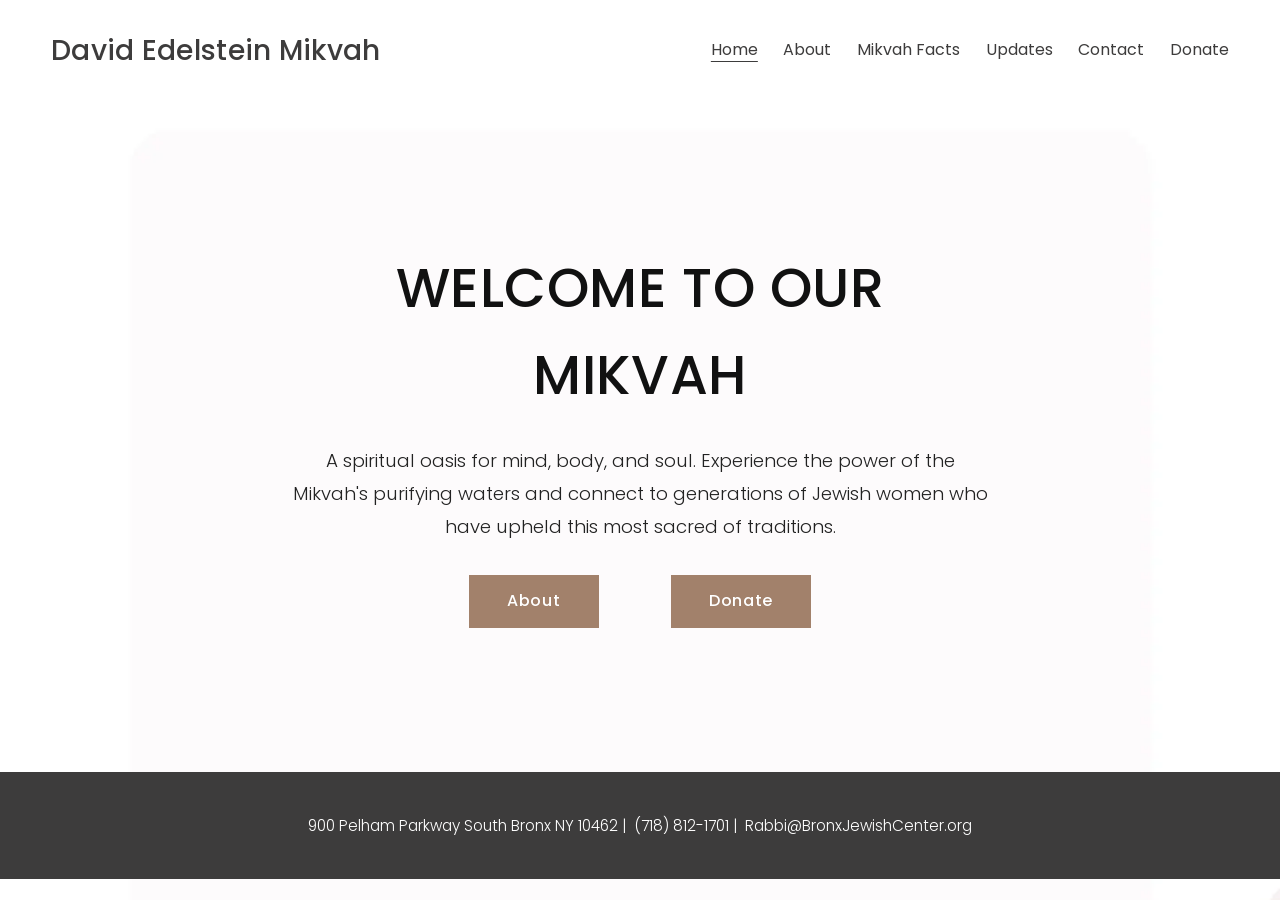
<file: index.html>
<!doctype html>
<html lang="en">
<head>
<meta charset="utf-8">
<meta name="viewport" content="width=device-width, initial-scale=1">
<title>David Edelstein Mikvah</title>
<meta name="description" content="The David Edelstein Mikvah, a project of the Bronx Jewish Center — a spiritual oasis for mind, body, and soul.">
<meta property="og:title" content="David Edelstein Mikvah">
<meta property="og:image" content="/img/og-image.jpg">
<link rel="icon" href="/img/favicon.png">
<link rel="stylesheet" href="/styles.css">
<script src="/script.js" defer></script>
</head>
<body class="home bg-home">
<a class="skip" href="#main">Skip to Content</a>
<header class="site-header">
  <a class="site-title" href="/">David Edelstein Mikvah</a>
  <button class="menu-toggle" aria-expanded="false" aria-controls="site-nav" aria-label="Open Menu"><span></span><span></span></button>
  <nav id="site-nav" class="site-nav" aria-label="Main"><a href="/" aria-current="page">Home</a><a href="/what-we-do">About</a><a href="/new-page-1">Mikvah Facts</a><a href="/read-me">Updates</a><a href="/contact">Contact</a><a href="/donate">Donate</a></nav>
</header>
<main id="main">
<section class="hero">
  <h1>WELCOME TO OUR<br> MIKVAH</h1>
  <p class="lead">A spiritual oasis for mind, body, and soul. Experience the power of the Mikvah's purifying waters and connect to generations of Jewish women who have upheld this most sacred of traditions.</p>
  <div class="buttons"><a class="btn" href="/what-we-do">About</a><a class="btn" href="/donate">Donate</a></div>
</section>
</main>
<footer class="site-footer">
  <p>900 Pelham Parkway South Bronx NY 10462 | &nbsp;<a href="tel:+17188121701">(718) 812-1701</a> | &nbsp;<a href="mailto:rabbi@bronxjewishcenter.org">Rabbi@BronxJewishCenter.org</a></p>
</footer>
</body>
</html>
</file>
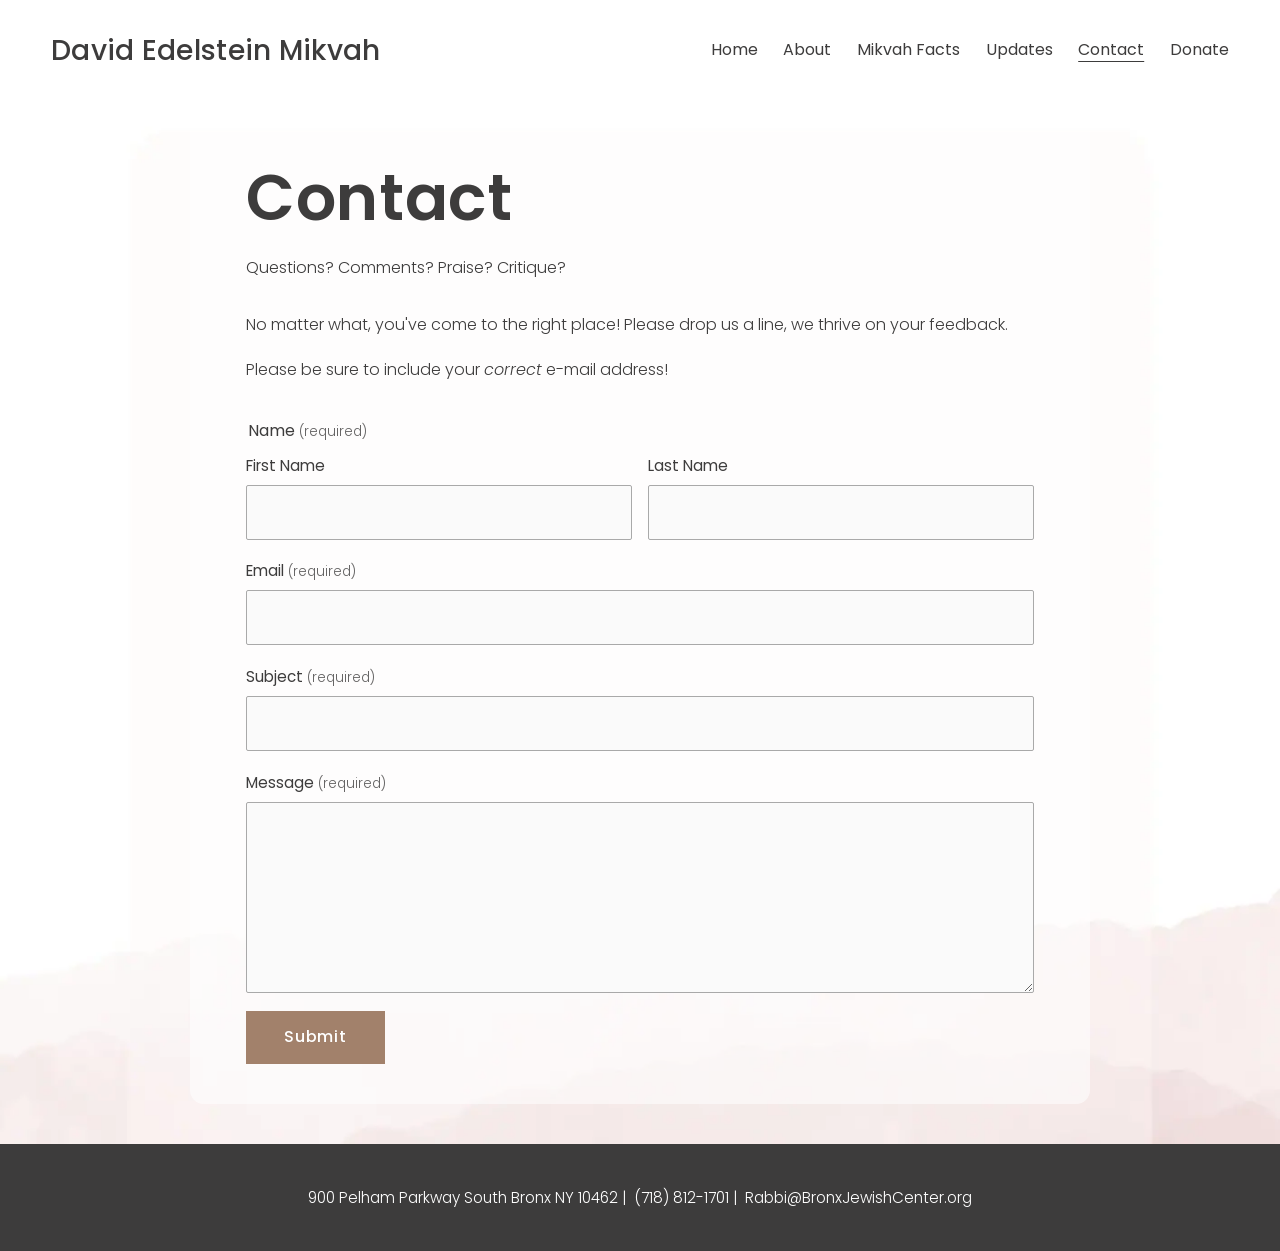
<file: contact/index.html>
<!doctype html>
<html lang="en">
<head>
<meta charset="utf-8">
<meta name="viewport" content="width=device-width, initial-scale=1">
<title>Contact — David Edelstein Mikvah</title>
<meta name="description" content="The David Edelstein Mikvah, a project of the Bronx Jewish Center — a spiritual oasis for mind, body, and soul.">
<meta property="og:title" content="Contact — David Edelstein Mikvah">
<meta property="og:image" content="/img/og-image.jpg">
<link rel="icon" href="/img/favicon.png">
<link rel="stylesheet" href="/styles.css">
<script src="/script.js" defer></script>
</head>
<body class=" bg-pages">
<a class="skip" href="#main">Skip to Content</a>
<header class="site-header">
  <a class="site-title" href="/">David Edelstein Mikvah</a>
  <button class="menu-toggle" aria-expanded="false" aria-controls="site-nav" aria-label="Open Menu"><span></span><span></span></button>
  <nav id="site-nav" class="site-nav" aria-label="Main"><a href="/">Home</a><a href="/what-we-do">About</a><a href="/new-page-1">Mikvah Facts</a><a href="/read-me">Updates</a><a href="/contact" aria-current="page">Contact</a><a href="/donate">Donate</a></nav>
</header>
<main id="main">
<section class="panel text contact">
<h1><strong>Contact</strong></h1>
<p>Questions? Comments? Praise? Critique? <br><br> No matter what, you've come to the right place! Please drop us a line, we thrive on your feedback.</p>
<p>Please be sure to include your <em>correct</em> e-mail address!</p>
<form class="form" action="https://formsubmit.co/rabbi@bronxjewishcenter.org" method="POST">
  <input type="hidden" name="_subject" value="New message from davidedelsteinmikvah.com">
  <input type="hidden" name="_next" value="https://www.davidedelsteinmikvah.com/thanks/">
  <input type="hidden" name="_template" value="table">
  <input type="text" name="_honey" class="hp" tabindex="-1" autocomplete="off" aria-hidden="true">
  <fieldset><legend>Name <span class="req">(required)</span></legend>
    <div class="row">
      <label>First Name<input type="text" name="First Name" autocomplete="given-name" required></label>
      <label>Last Name<input type="text" name="Last Name" autocomplete="family-name" required></label>
    </div>
  </fieldset>
  <label><span>Email <span class="req">(required)</span></span><input type="email" name="email" autocomplete="email" required></label>
  <label><span>Subject <span class="req">(required)</span></span><input type="text" name="Subject" required></label>
  <label><span>Message <span class="req">(required)</span></span><textarea name="Message" rows="6" required></textarea></label>
  <button class="btn" type="submit">Submit</button>
</form>
</section>
</main>
<footer class="site-footer">
  <p>900 Pelham Parkway South Bronx NY 10462 | &nbsp;<a href="tel:+17188121701">(718) 812-1701</a> | &nbsp;<a href="mailto:rabbi@bronxjewishcenter.org">Rabbi@BronxJewishCenter.org</a></p>
</footer>
</body>
</html>
</file>
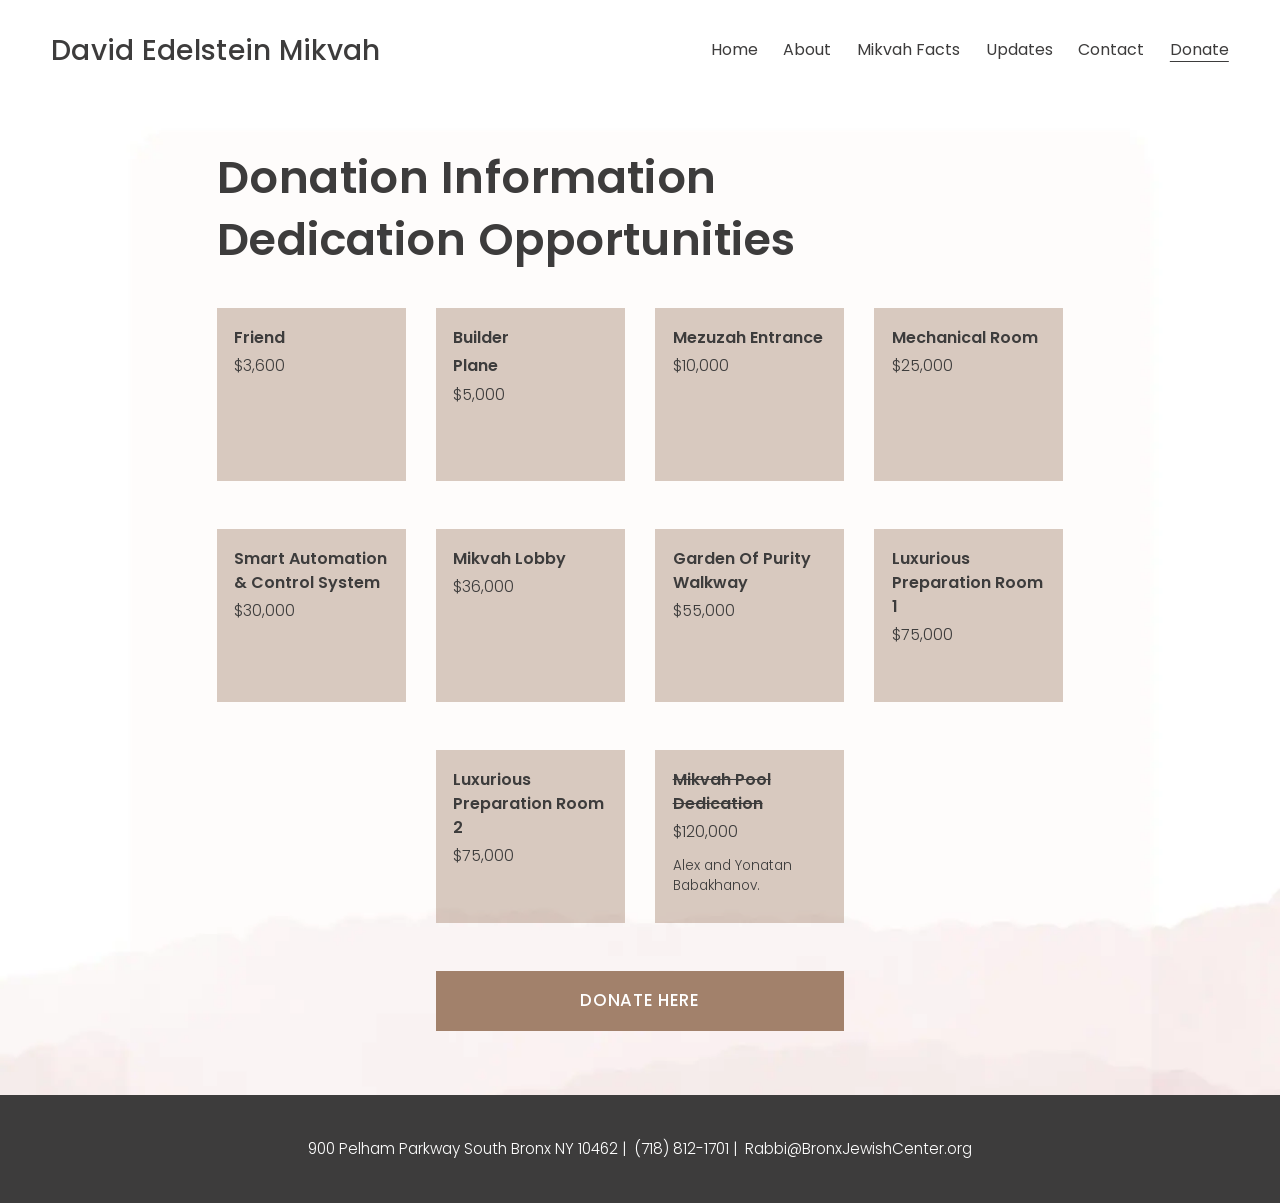
<file: donate/index.html>
<!doctype html>
<html lang="en">
<head>
<meta charset="utf-8">
<meta name="viewport" content="width=device-width, initial-scale=1">
<title>Donate — David Edelstein Mikvah</title>
<meta name="description" content="The David Edelstein Mikvah, a project of the Bronx Jewish Center — a spiritual oasis for mind, body, and soul.">
<meta property="og:title" content="Donate — David Edelstein Mikvah">
<meta property="og:image" content="/img/og-image.jpg">
<link rel="icon" href="/img/favicon.png">
<link rel="stylesheet" href="/styles.css">
<script src="/script.js" defer></script>
</head>
<body class=" bg-pages">
<a class="skip" href="#main">Skip to Content</a>
<header class="site-header">
  <a class="site-title" href="/">David Edelstein Mikvah</a>
  <button class="menu-toggle" aria-expanded="false" aria-controls="site-nav" aria-label="Open Menu"><span></span><span></span></button>
  <nav id="site-nav" class="site-nav" aria-label="Main"><a href="/">Home</a><a href="/what-we-do">About</a><a href="/new-page-1">Mikvah Facts</a><a href="/read-me">Updates</a><a href="/contact">Contact</a><a href="/donate" aria-current="page">Donate</a></nav>
</header>
<main id="main">
<section class="panel donate">
<h2><strong>Donation Information</strong></h2>
<h2><strong>Dedication Opportunities</strong></h2>
<div class="cards"><div class="card" style="--r:1;--c:1"><p class="card-title"><strong>Friend</strong></p><p>$3,600</p></div><div class="card" style="--r:1;--c:3"><p class="card-title"><strong>Mezuzah Entrance</strong></p><p>$10,000</p></div><div class="card" style="--r:2;--c:2"><p class="card-title"><strong>Mikvah Lobby</strong></p><p>$36,000</p></div><div class="card" style="--r:2;--c:3"><p class="card-title"><strong>Garden Of Purity Walkway</strong></p><p>$55,000</p></div><div class="card" style="--r:3;--c:3"><p class="card-title"><strong><s>Mikvah Pool Dedication</s></strong></p><p>$120,000</p><p class="small">Alex and Yonatan Babakhanov.</p></div><div class="card" style="--r:2;--c:4"><p class="card-title"><strong>Luxurious Preparation Room 1</strong></p><p>$75,000</p></div><div class="card" style="--r:2;--c:1"><p class="card-title"><strong>Smart Automation &amp; Control System</strong></p><p>$30,000</p></div><div class="card" style="--r:1;--c:4"><p class="card-title"><strong>Mechanical Room</strong></p><p>$25,000</p></div><div class="card" style="--r:3;--c:2"><p class="card-title"><strong>Luxurious Preparation Room 2</strong></p><p>$75,000</p></div><a class="btn btn-donate" href="https://givebutter.com/DavidEdelsteinMikvah" target="_blank" rel="noopener">DONATE HERE</a><div class="card" style="--r:1;--c:2"><p class="card-title"><strong>Builder</strong></p><p class="card-title"><strong>Plane</strong></p><p>$5,000</p></div></div>
</section>
</main>
<footer class="site-footer">
  <p>900 Pelham Parkway South Bronx NY 10462 | &nbsp;<a href="tel:+17188121701">(718) 812-1701</a> | &nbsp;<a href="mailto:rabbi@bronxjewishcenter.org">Rabbi@BronxJewishCenter.org</a></p>
</footer>
</body>
</html>
</file>
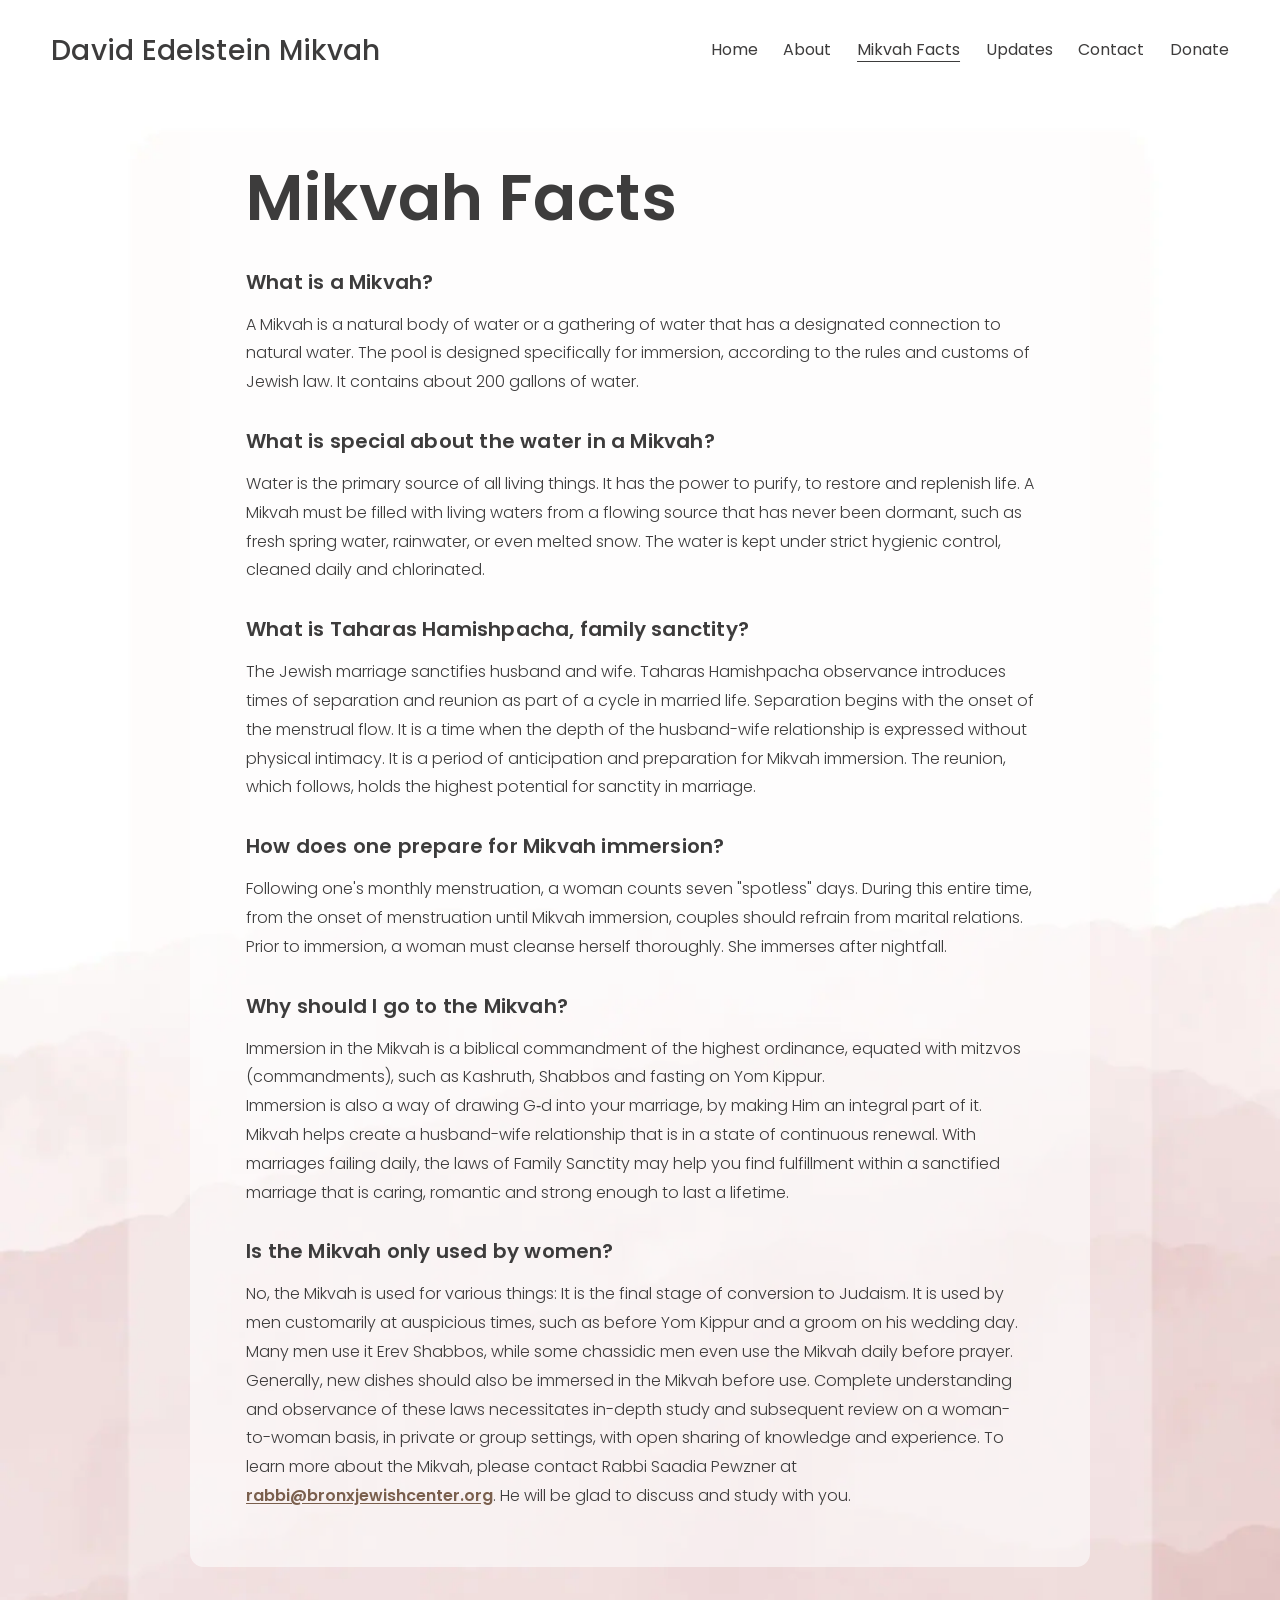
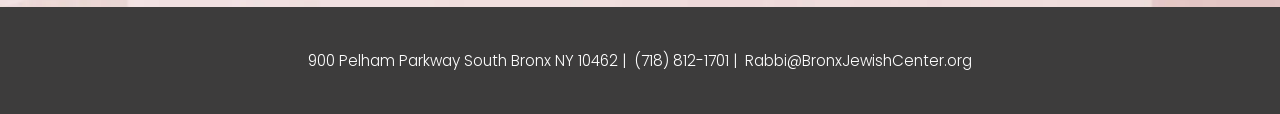
<file: new-page-1/index.html>
<!doctype html>
<html lang="en">
<head>
<meta charset="utf-8">
<meta name="viewport" content="width=device-width, initial-scale=1">
<title>Mikvah Facts — David Edelstein Mikvah</title>
<meta name="description" content="The David Edelstein Mikvah, a project of the Bronx Jewish Center — a spiritual oasis for mind, body, and soul.">
<meta property="og:title" content="Mikvah Facts — David Edelstein Mikvah">
<meta property="og:image" content="/img/og-image.jpg">
<link rel="icon" href="/img/favicon.png">
<link rel="stylesheet" href="/styles.css">
<script src="/script.js" defer></script>
</head>
<body class=" bg-pages">
<a class="skip" href="#main">Skip to Content</a>
<header class="site-header">
  <a class="site-title" href="/">David Edelstein Mikvah</a>
  <button class="menu-toggle" aria-expanded="false" aria-controls="site-nav" aria-label="Open Menu"><span></span><span></span></button>
  <nav id="site-nav" class="site-nav" aria-label="Main"><a href="/">Home</a><a href="/what-we-do">About</a><a href="/new-page-1" aria-current="page">Mikvah Facts</a><a href="/read-me">Updates</a><a href="/contact">Contact</a><a href="/donate">Donate</a></nav>
</header>
<main id="main">
<section class="panel text">
<h1><strong>Mikvah Facts</strong></h1>
<h4><strong>What is a Mikvah?</strong></h4>
<p>A Mikvah is a natural body of water or a gathering of water that has a designated connection to natural water. The pool is designed specifically for immersion, according to the rules and customs of Jewish law. It contains about 200 gallons of water.</p>
<h4><strong>What is special about the water in a Mikvah?</strong></h4>
<p>Water is the primary source of all living things. It has the power to purify, to restore and replenish life. A Mikvah must be filled with living waters from a flowing source that has never been dormant, such as fresh spring water, rainwater, or even melted snow. The water is kept under strict hygienic control, cleaned daily and chlorinated.</p>
<h4><strong>What is Taharas Hamishpacha, family sanctity?</strong></h4>
<p>The Jewish marriage sanctifies husband and wife. Taharas Hamishpacha observance introduces times of separation and reunion as part of a cycle in married life. Separation begins with the onset of the menstrual flow. It is a time when the depth of the husband-wife relationship is expressed without physical intimacy. It is a period of anticipation and preparation for Mikvah immersion. The reunion, which follows, holds the highest potential for sanctity in marriage.</p>
<h4><strong>How does one prepare for Mikvah immersion?</strong></h4>
<p>Following one's monthly menstruation, a woman counts seven "spotless" days. During this entire time, from the onset of menstruation until Mikvah immersion, couples should refrain from marital relations. Prior to immersion, a woman must cleanse herself thoroughly. She immerses after nightfall.</p>
<h4><strong>Why should I go to the Mikvah?</strong></h4>
<p>Immersion in the Mikvah is a biblical commandment of the highest ordinance, equated with mitzvos (commandments), such as Kashruth, Shabbos and fasting on Yom Kippur.<br>Immersion is also a way of drawing G‑d into your marriage, by making Him an integral part of it. Mikvah helps create a husband-wife relationship that is in a state of continuous renewal. With marriages failing daily, the laws of Family Sanctity may help you find fulfillment within a sanctified marriage that is caring, romantic and strong enough to last a lifetime.</p>
<h4><strong>Is the Mikvah only used by women?</strong></h4>
<p>No, the Mikvah is used for various things: It is the final stage of conversion to Judaism. It is used by men customarily at auspicious times, such as before Yom Kippur and a groom on his wedding day. Many men use it Erev Shabbos, while some chassidic men even use the Mikvah daily before prayer. Generally, new dishes should also be immersed in the Mikvah before use. Complete understanding and observance of these laws necessitates in-depth study and subsequent review on a woman-to-woman basis, in private or group settings, with open sharing of knowledge and experience. To learn more about the Mikvah, please contact Rabbi Saadia Pewzner at <a class="accent" href="mailto:rabbi@bronxjewishcenter.org"><strong>rabbi@bronxjewishcenter.org</strong></a>. He will be glad to discuss and study with you.</p>
</section>
</main>
<footer class="site-footer">
  <p>900 Pelham Parkway South Bronx NY 10462 | &nbsp;<a href="tel:+17188121701">(718) 812-1701</a> | &nbsp;<a href="mailto:rabbi@bronxjewishcenter.org">Rabbi@BronxJewishCenter.org</a></p>
</footer>
</body>
</html>
</file>
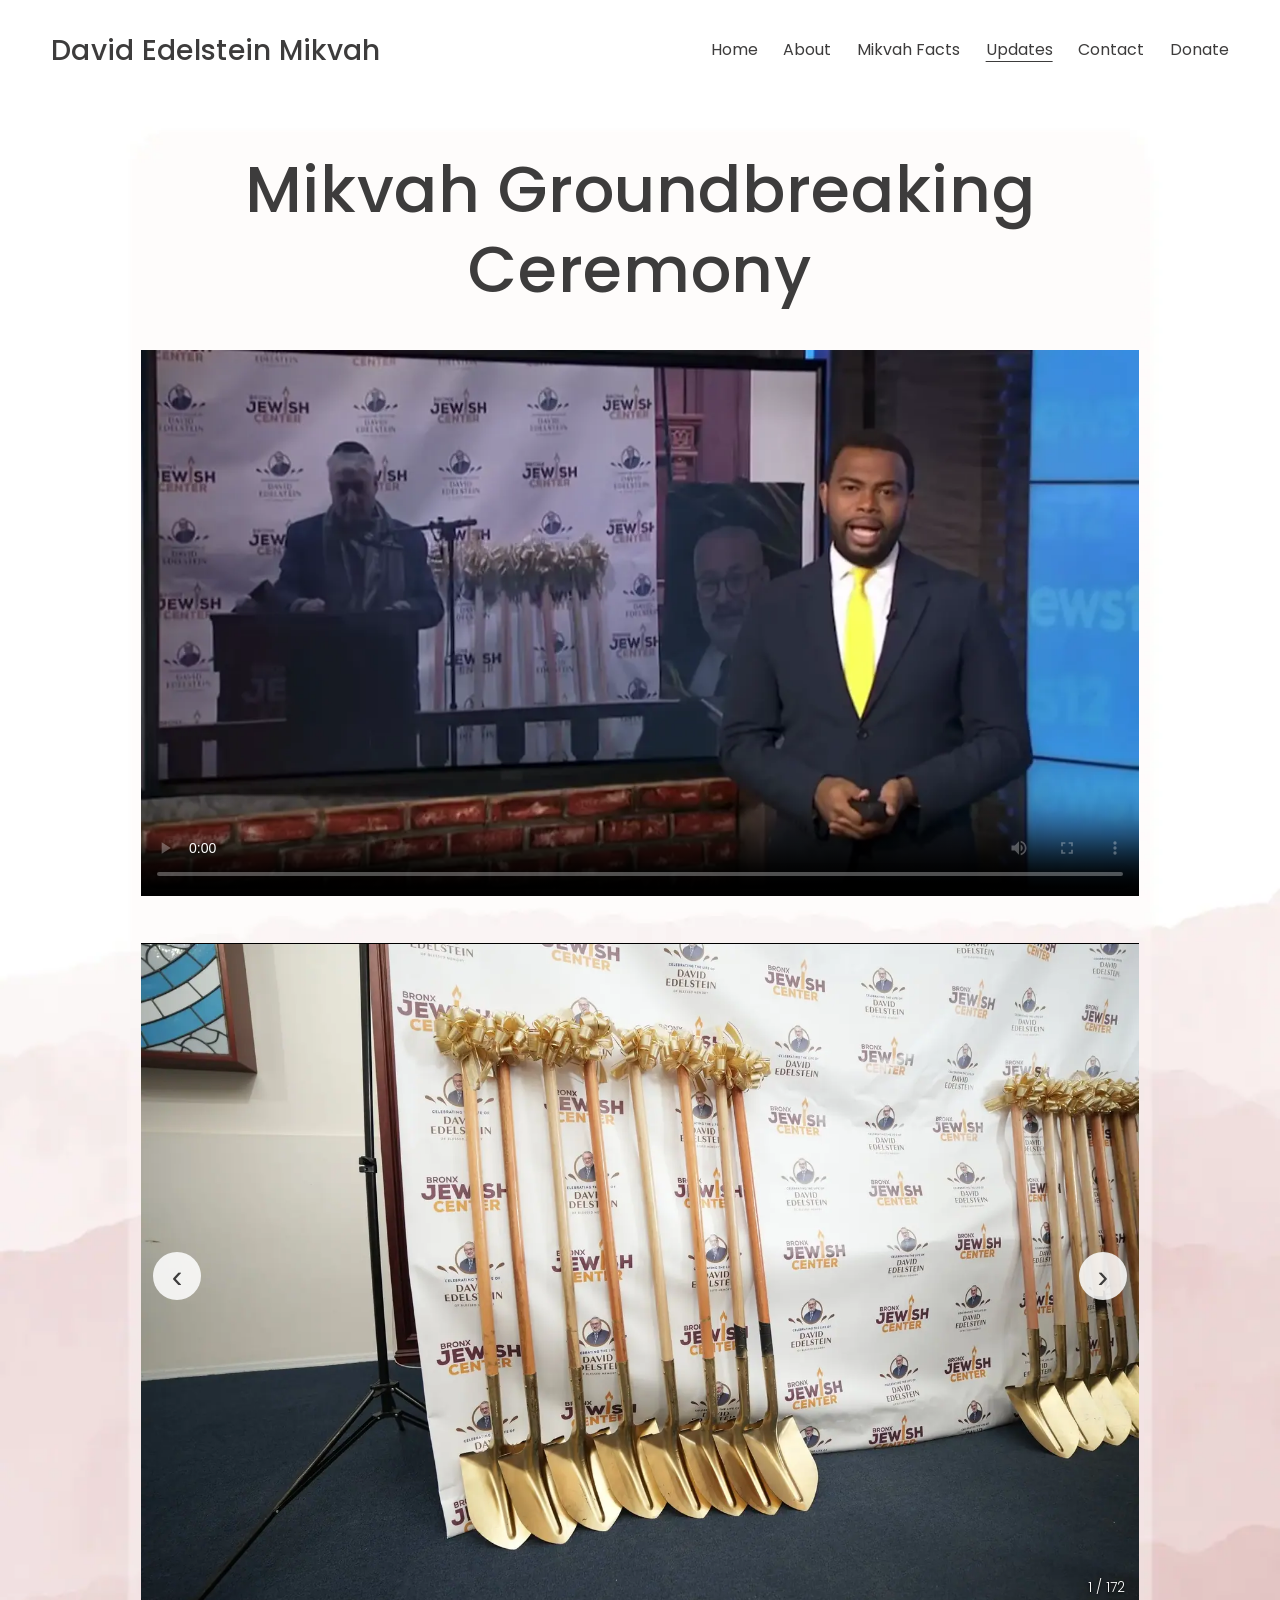
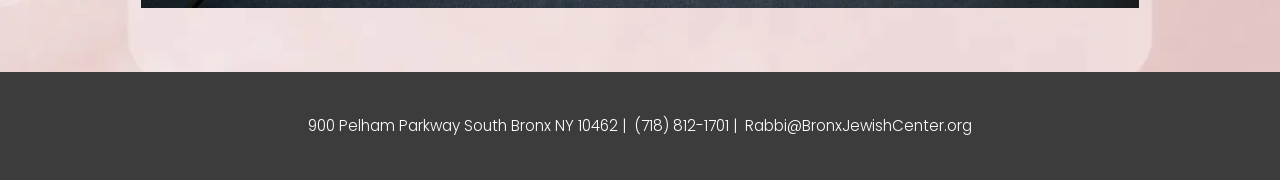
<file: read-me/index.html>
<!doctype html>
<html lang="en">
<head>
<meta charset="utf-8">
<meta name="viewport" content="width=device-width, initial-scale=1">
<title>Updates — David Edelstein Mikvah</title>
<meta name="description" content="The David Edelstein Mikvah, a project of the Bronx Jewish Center — a spiritual oasis for mind, body, and soul.">
<meta property="og:title" content="Updates — David Edelstein Mikvah">
<meta property="og:image" content="/img/og-image.jpg">
<link rel="icon" href="/img/favicon.png">
<link rel="stylesheet" href="/styles.css">
<script src="/script.js" defer></script>
</head>
<body class=" bg-pages">
<a class="skip" href="#main">Skip to Content</a>
<header class="site-header">
  <a class="site-title" href="/">David Edelstein Mikvah</a>
  <button class="menu-toggle" aria-expanded="false" aria-controls="site-nav" aria-label="Open Menu"><span></span><span></span></button>
  <nav id="site-nav" class="site-nav" aria-label="Main"><a href="/">Home</a><a href="/what-we-do">About</a><a href="/new-page-1">Mikvah Facts</a><a href="/read-me" aria-current="page">Updates</a><a href="/contact">Contact</a><a href="/donate">Donate</a></nav>
</header>
<main id="main">
<section class="title-band"><h1>Mikvah Groundbreaking Ceremony</h1></section>
<section class="white">
<div class="video-wrap"><video controls preload="metadata" playsinline poster="/img/video-poster.webp"><source src="/video/groundbreaking.mp4" type="video/mp4">Your browser can't play this video. <a href="/video/groundbreaking.mp4">Download it</a>.</video></div>
<div class="slideshow" aria-roledescription="carousel" aria-label="Groundbreaking ceremony photos">
  <button class="ss-prev" aria-label="Previous slide">‹</button>
  <ul class="slides"><li class="slide is-active"><img src="/img/updates/001.webp" alt="Mikvah groundbreaking ceremony, photo 1 of 172" width="1600" height="1066"></li><li class="slide"><img src="/img/updates/002.webp" alt="Mikvah groundbreaking ceremony, photo 2 of 172" width="1600" height="1066"></li><li class="slide"><img data-src="/img/updates/003.webp" alt="Mikvah groundbreaking ceremony, photo 3 of 172" width="1600" height="1066"></li><li class="slide"><img data-src="/img/updates/004.webp" alt="Mikvah groundbreaking ceremony, photo 4 of 172" width="1600" height="1066"></li><li class="slide"><img data-src="/img/updates/005.webp" alt="Mikvah groundbreaking ceremony, photo 5 of 172" width="1600" height="1066"></li><li class="slide"><img data-src="/img/updates/006.webp" alt="Mikvah groundbreaking ceremony, photo 6 of 172" width="1600" height="1066"></li><li class="slide"><img data-src="/img/updates/007.webp" alt="Mikvah groundbreaking ceremony, photo 7 of 172" width="1600" height="1066"></li><li class="slide"><img data-src="/img/updates/008.webp" alt="Mikvah groundbreaking ceremony, photo 8 of 172" width="1600" height="1066"></li><li class="slide"><img data-src="/img/updates/009.webp" alt="Mikvah groundbreaking ceremony, photo 9 of 172" width="1600" height="1066"></li><li class="slide"><img data-src="/img/updates/010.webp" alt="Mikvah groundbreaking ceremony, photo 10 of 172" width="1600" height="1066"></li><li class="slide"><img data-src="/img/updates/011.webp" alt="Mikvah groundbreaking ceremony, photo 11 of 172" width="1600" height="1066"></li><li class="slide"><img data-src="/img/updates/012.webp" alt="Mikvah groundbreaking ceremony, photo 12 of 172" width="1600" height="1066"></li><li class="slide"><img data-src="/img/updates/013.webp" alt="Mikvah groundbreaking ceremony, photo 13 of 172" width="1600" height="1066"></li><li class="slide"><img data-src="/img/updates/014.webp" alt="Mikvah groundbreaking ceremony, photo 14 of 172" width="1600" height="1066"></li><li class="slide"><img data-src="/img/updates/015.webp" alt="Mikvah groundbreaking ceremony, photo 15 of 172" width="1600" height="1066"></li><li class="slide"><img data-src="/img/updates/016.webp" alt="Mikvah groundbreaking ceremony, photo 16 of 172" width="1600" height="1066"></li><li class="slide"><img data-src="/img/updates/017.webp" alt="Mikvah groundbreaking ceremony, photo 17 of 172" width="1600" height="1066"></li><li class="slide"><img data-src="/img/updates/018.webp" alt="Mikvah groundbreaking ceremony, photo 18 of 172" width="1600" height="1066"></li><li class="slide"><img data-src="/img/updates/019.webp" alt="Mikvah groundbreaking ceremony, photo 19 of 172" width="1600" height="1066"></li><li class="slide"><img data-src="/img/updates/020.webp" alt="Mikvah groundbreaking ceremony, photo 20 of 172" width="1600" height="1066"></li><li class="slide"><img data-src="/img/updates/021.webp" alt="Mikvah groundbreaking ceremony, photo 21 of 172" width="1600" height="1066"></li><li class="slide"><img data-src="/img/updates/022.webp" alt="Mikvah groundbreaking ceremony, photo 22 of 172" width="1600" height="1066"></li><li class="slide"><img data-src="/img/updates/023.webp" alt="Mikvah groundbreaking ceremony, photo 23 of 172" width="1600" height="1066"></li><li class="slide"><img data-src="/img/updates/024.webp" alt="Mikvah groundbreaking ceremony, photo 24 of 172" width="1600" height="1066"></li><li class="slide"><img data-src="/img/updates/025.webp" alt="Mikvah groundbreaking ceremony, photo 25 of 172" width="1600" height="1066"></li><li class="slide"><img data-src="/img/updates/026.webp" alt="Mikvah groundbreaking ceremony, photo 26 of 172" width="1600" height="1066"></li><li class="slide"><img data-src="/img/updates/027.webp" alt="Mikvah groundbreaking ceremony, photo 27 of 172" width="1600" height="1066"></li><li class="slide"><img data-src="/img/updates/028.webp" alt="Mikvah groundbreaking ceremony, photo 28 of 172" width="1600" height="1066"></li><li class="slide"><img data-src="/img/updates/029.webp" alt="Mikvah groundbreaking ceremony, photo 29 of 172" width="1600" height="1066"></li><li class="slide"><img data-src="/img/updates/030.webp" alt="Mikvah groundbreaking ceremony, photo 30 of 172" width="1600" height="1066"></li><li class="slide"><img data-src="/img/updates/031.webp" alt="Mikvah groundbreaking ceremony, photo 31 of 172" width="1600" height="1066"></li><li class="slide"><img data-src="/img/updates/032.webp" alt="Mikvah groundbreaking ceremony, photo 32 of 172" width="1600" height="1066"></li><li class="slide"><img data-src="/img/updates/033.webp" alt="Mikvah groundbreaking ceremony, photo 33 of 172" width="1600" height="1066"></li><li class="slide"><img data-src="/img/updates/034.webp" alt="Mikvah groundbreaking ceremony, photo 34 of 172" width="1600" height="1066"></li><li class="slide"><img data-src="/img/updates/035.webp" alt="Mikvah groundbreaking ceremony, photo 35 of 172" width="1600" height="1066"></li><li class="slide"><img data-src="/img/updates/036.webp" alt="Mikvah groundbreaking ceremony, photo 36 of 172" width="1600" height="1066"></li><li class="slide"><img data-src="/img/updates/037.webp" alt="Mikvah groundbreaking ceremony, photo 37 of 172" width="1600" height="1066"></li><li class="slide"><img data-src="/img/updates/038.webp" alt="Mikvah groundbreaking ceremony, photo 38 of 172" width="1600" height="1066"></li><li class="slide"><img data-src="/img/updates/039.webp" alt="Mikvah groundbreaking ceremony, photo 39 of 172" width="1600" height="1066"></li><li class="slide"><img data-src="/img/updates/040.webp" alt="Mikvah groundbreaking ceremony, photo 40 of 172" width="1600" height="1066"></li><li class="slide"><img data-src="/img/updates/041.webp" alt="Mikvah groundbreaking ceremony, photo 41 of 172" width="1600" height="1066"></li><li class="slide"><img data-src="/img/updates/042.webp" alt="Mikvah groundbreaking ceremony, photo 42 of 172" width="1600" height="1066"></li><li class="slide"><img data-src="/img/updates/043.webp" alt="Mikvah groundbreaking ceremony, photo 43 of 172" width="1600" height="1066"></li><li class="slide"><img data-src="/img/updates/044.webp" alt="Mikvah groundbreaking ceremony, photo 44 of 172" width="1600" height="1066"></li><li class="slide"><img data-src="/img/updates/045.webp" alt="Mikvah groundbreaking ceremony, photo 45 of 172" width="1600" height="1066"></li><li class="slide"><img data-src="/img/updates/046.webp" alt="Mikvah groundbreaking ceremony, photo 46 of 172" width="1600" height="1066"></li><li class="slide"><img data-src="/img/updates/047.webp" alt="Mikvah groundbreaking ceremony, photo 47 of 172" width="1600" height="1066"></li><li class="slide"><img data-src="/img/updates/048.webp" alt="Mikvah groundbreaking ceremony, photo 48 of 172" width="1600" height="1066"></li><li class="slide"><img data-src="/img/updates/049.webp" alt="Mikvah groundbreaking ceremony, photo 49 of 172" width="1600" height="1066"></li><li class="slide"><img data-src="/img/updates/050.webp" alt="Mikvah groundbreaking ceremony, photo 50 of 172" width="1600" height="1066"></li><li class="slide"><img data-src="/img/updates/051.webp" alt="Mikvah groundbreaking ceremony, photo 51 of 172" width="1600" height="1066"></li><li class="slide"><img data-src="/img/updates/052.webp" alt="Mikvah groundbreaking ceremony, photo 52 of 172" width="1600" height="1066"></li><li class="slide"><img data-src="/img/updates/053.webp" alt="Mikvah groundbreaking ceremony, photo 53 of 172" width="1600" height="1066"></li><li class="slide"><img data-src="/img/updates/054.webp" alt="Mikvah groundbreaking ceremony, photo 54 of 172" width="1600" height="1066"></li><li class="slide"><img data-src="/img/updates/055.webp" alt="Mikvah groundbreaking ceremony, photo 55 of 172" width="1600" height="1066"></li><li class="slide"><img data-src="/img/updates/056.webp" alt="Mikvah groundbreaking ceremony, photo 56 of 172" width="1600" height="1066"></li><li class="slide"><img data-src="/img/updates/057.webp" alt="Mikvah groundbreaking ceremony, photo 57 of 172" width="1600" height="1066"></li><li class="slide"><img data-src="/img/updates/058.webp" alt="Mikvah groundbreaking ceremony, photo 58 of 172" width="1600" height="1066"></li><li class="slide"><img data-src="/img/updates/059.webp" alt="Mikvah groundbreaking ceremony, photo 59 of 172" width="1600" height="1066"></li><li class="slide"><img data-src="/img/updates/060.webp" alt="Mikvah groundbreaking ceremony, photo 60 of 172" width="1600" height="1066"></li><li class="slide"><img data-src="/img/updates/061.webp" alt="Mikvah groundbreaking ceremony, photo 61 of 172" width="1600" height="1066"></li><li class="slide"><img data-src="/img/updates/062.webp" alt="Mikvah groundbreaking ceremony, photo 62 of 172" width="1600" height="1066"></li><li class="slide"><img data-src="/img/updates/063.webp" alt="Mikvah groundbreaking ceremony, photo 63 of 172" width="1600" height="1066"></li><li class="slide"><img data-src="/img/updates/064.webp" alt="Mikvah groundbreaking ceremony, photo 64 of 172" width="1600" height="1066"></li><li class="slide"><img data-src="/img/updates/065.webp" alt="Mikvah groundbreaking ceremony, photo 65 of 172" width="1600" height="1066"></li><li class="slide"><img data-src="/img/updates/066.webp" alt="Mikvah groundbreaking ceremony, photo 66 of 172" width="1600" height="1066"></li><li class="slide"><img data-src="/img/updates/067.webp" alt="Mikvah groundbreaking ceremony, photo 67 of 172" width="1600" height="1066"></li><li class="slide"><img data-src="/img/updates/068.webp" alt="Mikvah groundbreaking ceremony, photo 68 of 172" width="1600" height="1066"></li><li class="slide"><img data-src="/img/updates/069.webp" alt="Mikvah groundbreaking ceremony, photo 69 of 172" width="1600" height="1066"></li><li class="slide"><img data-src="/img/updates/070.webp" alt="Mikvah groundbreaking ceremony, photo 70 of 172" width="1600" height="1066"></li><li class="slide"><img data-src="/img/updates/071.webp" alt="Mikvah groundbreaking ceremony, photo 71 of 172" width="1600" height="1066"></li><li class="slide"><img data-src="/img/updates/072.webp" alt="Mikvah groundbreaking ceremony, photo 72 of 172" width="1600" height="1066"></li><li class="slide"><img data-src="/img/updates/073.webp" alt="Mikvah groundbreaking ceremony, photo 73 of 172" width="1600" height="1066"></li><li class="slide"><img data-src="/img/updates/074.webp" alt="Mikvah groundbreaking ceremony, photo 74 of 172" width="1600" height="1066"></li><li class="slide"><img data-src="/img/updates/075.webp" alt="Mikvah groundbreaking ceremony, photo 75 of 172" width="1600" height="1066"></li><li class="slide"><img data-src="/img/updates/076.webp" alt="Mikvah groundbreaking ceremony, photo 76 of 172" width="1600" height="1066"></li><li class="slide"><img data-src="/img/updates/077.webp" alt="Mikvah groundbreaking ceremony, photo 77 of 172" width="1600" height="1066"></li><li class="slide"><img data-src="/img/updates/078.webp" alt="Mikvah groundbreaking ceremony, photo 78 of 172" width="1600" height="1066"></li><li class="slide"><img data-src="/img/updates/079.webp" alt="Mikvah groundbreaking ceremony, photo 79 of 172" width="1600" height="1066"></li><li class="slide"><img data-src="/img/updates/080.webp" alt="Mikvah groundbreaking ceremony, photo 80 of 172" width="1600" height="1066"></li><li class="slide"><img data-src="/img/updates/081.webp" alt="Mikvah groundbreaking ceremony, photo 81 of 172" width="1600" height="1066"></li><li class="slide"><img data-src="/img/updates/082.webp" alt="Mikvah groundbreaking ceremony, photo 82 of 172" width="1600" height="1066"></li><li class="slide"><img data-src="/img/updates/083.webp" alt="Mikvah groundbreaking ceremony, photo 83 of 172" width="1600" height="1066"></li><li class="slide"><img data-src="/img/updates/084.webp" alt="Mikvah groundbreaking ceremony, photo 84 of 172" width="1600" height="1066"></li><li class="slide"><img data-src="/img/updates/085.webp" alt="Mikvah groundbreaking ceremony, photo 85 of 172" width="1600" height="1066"></li><li class="slide"><img data-src="/img/updates/086.webp" alt="Mikvah groundbreaking ceremony, photo 86 of 172" width="1600" height="1066"></li><li class="slide"><img data-src="/img/updates/087.webp" alt="Mikvah groundbreaking ceremony, photo 87 of 172" width="1600" height="1066"></li><li class="slide"><img data-src="/img/updates/088.webp" alt="Mikvah groundbreaking ceremony, photo 88 of 172" width="1600" height="1066"></li><li class="slide"><img data-src="/img/updates/089.webp" alt="Mikvah groundbreaking ceremony, photo 89 of 172" width="1600" height="1066"></li><li class="slide"><img data-src="/img/updates/090.webp" alt="Mikvah groundbreaking ceremony, photo 90 of 172" width="1600" height="1066"></li><li class="slide"><img data-src="/img/updates/091.webp" alt="Mikvah groundbreaking ceremony, photo 91 of 172" width="1600" height="1066"></li><li class="slide"><img data-src="/img/updates/092.webp" alt="Mikvah groundbreaking ceremony, photo 92 of 172" width="1600" height="1066"></li><li class="slide"><img data-src="/img/updates/093.webp" alt="Mikvah groundbreaking ceremony, photo 93 of 172" width="1600" height="1066"></li><li class="slide"><img data-src="/img/updates/094.webp" alt="Mikvah groundbreaking ceremony, photo 94 of 172" width="1600" height="1066"></li><li class="slide"><img data-src="/img/updates/095.webp" alt="Mikvah groundbreaking ceremony, photo 95 of 172" width="1600" height="1066"></li><li class="slide"><img data-src="/img/updates/096.webp" alt="Mikvah groundbreaking ceremony, photo 96 of 172" width="1600" height="1066"></li><li class="slide"><img data-src="/img/updates/097.webp" alt="Mikvah groundbreaking ceremony, photo 97 of 172" width="1600" height="1066"></li><li class="slide"><img data-src="/img/updates/098.webp" alt="Mikvah groundbreaking ceremony, photo 98 of 172" width="1600" height="1066"></li><li class="slide"><img data-src="/img/updates/099.webp" alt="Mikvah groundbreaking ceremony, photo 99 of 172" width="1600" height="1066"></li><li class="slide"><img data-src="/img/updates/100.webp" alt="Mikvah groundbreaking ceremony, photo 100 of 172" width="1600" height="1066"></li><li class="slide"><img data-src="/img/updates/101.webp" alt="Mikvah groundbreaking ceremony, photo 101 of 172" width="1600" height="1066"></li><li class="slide"><img data-src="/img/updates/102.webp" alt="Mikvah groundbreaking ceremony, photo 102 of 172" width="1600" height="1066"></li><li class="slide"><img data-src="/img/updates/103.webp" alt="Mikvah groundbreaking ceremony, photo 103 of 172" width="1600" height="1066"></li><li class="slide"><img data-src="/img/updates/104.webp" alt="Mikvah groundbreaking ceremony, photo 104 of 172" width="1600" height="1066"></li><li class="slide"><img data-src="/img/updates/105.webp" alt="Mikvah groundbreaking ceremony, photo 105 of 172" width="1600" height="1066"></li><li class="slide"><img data-src="/img/updates/106.webp" alt="Mikvah groundbreaking ceremony, photo 106 of 172" width="1600" height="1066"></li><li class="slide"><img data-src="/img/updates/107.webp" alt="Mikvah groundbreaking ceremony, photo 107 of 172" width="1600" height="1066"></li><li class="slide"><img data-src="/img/updates/108.webp" alt="Mikvah groundbreaking ceremony, photo 108 of 172" width="1600" height="1066"></li><li class="slide"><img data-src="/img/updates/109.webp" alt="Mikvah groundbreaking ceremony, photo 109 of 172" width="1600" height="1066"></li><li class="slide"><img data-src="/img/updates/110.webp" alt="Mikvah groundbreaking ceremony, photo 110 of 172" width="1600" height="1066"></li><li class="slide"><img data-src="/img/updates/111.webp" alt="Mikvah groundbreaking ceremony, photo 111 of 172" width="1600" height="1066"></li><li class="slide"><img data-src="/img/updates/112.webp" alt="Mikvah groundbreaking ceremony, photo 112 of 172" width="1600" height="1066"></li><li class="slide"><img data-src="/img/updates/113.webp" alt="Mikvah groundbreaking ceremony, photo 113 of 172" width="1600" height="1066"></li><li class="slide"><img data-src="/img/updates/114.webp" alt="Mikvah groundbreaking ceremony, photo 114 of 172" width="1600" height="1066"></li><li class="slide"><img data-src="/img/updates/115.webp" alt="Mikvah groundbreaking ceremony, photo 115 of 172" width="1600" height="1066"></li><li class="slide"><img data-src="/img/updates/116.webp" alt="Mikvah groundbreaking ceremony, photo 116 of 172" width="1600" height="1066"></li><li class="slide"><img data-src="/img/updates/117.webp" alt="Mikvah groundbreaking ceremony, photo 117 of 172" width="1600" height="1066"></li><li class="slide"><img data-src="/img/updates/118.webp" alt="Mikvah groundbreaking ceremony, photo 118 of 172" width="1600" height="1066"></li><li class="slide"><img data-src="/img/updates/119.webp" alt="Mikvah groundbreaking ceremony, photo 119 of 172" width="1600" height="1066"></li><li class="slide"><img data-src="/img/updates/120.webp" alt="Mikvah groundbreaking ceremony, photo 120 of 172" width="1600" height="1066"></li><li class="slide"><img data-src="/img/updates/121.webp" alt="Mikvah groundbreaking ceremony, photo 121 of 172" width="1600" height="1066"></li><li class="slide"><img data-src="/img/updates/122.webp" alt="Mikvah groundbreaking ceremony, photo 122 of 172" width="1600" height="1066"></li><li class="slide"><img data-src="/img/updates/123.webp" alt="Mikvah groundbreaking ceremony, photo 123 of 172" width="1600" height="1066"></li><li class="slide"><img data-src="/img/updates/124.webp" alt="Mikvah groundbreaking ceremony, photo 124 of 172" width="1600" height="1066"></li><li class="slide"><img data-src="/img/updates/125.webp" alt="Mikvah groundbreaking ceremony, photo 125 of 172" width="1600" height="1066"></li><li class="slide"><img data-src="/img/updates/126.webp" alt="Mikvah groundbreaking ceremony, photo 126 of 172" width="1600" height="1066"></li><li class="slide"><img data-src="/img/updates/127.webp" alt="Mikvah groundbreaking ceremony, photo 127 of 172" width="1600" height="1066"></li><li class="slide"><img data-src="/img/updates/128.webp" alt="Mikvah groundbreaking ceremony, photo 128 of 172" width="1600" height="1066"></li><li class="slide"><img data-src="/img/updates/129.webp" alt="Mikvah groundbreaking ceremony, photo 129 of 172" width="1600" height="1066"></li><li class="slide"><img data-src="/img/updates/130.webp" alt="Mikvah groundbreaking ceremony, photo 130 of 172" width="1600" height="1066"></li><li class="slide"><img data-src="/img/updates/131.webp" alt="Mikvah groundbreaking ceremony, photo 131 of 172" width="1600" height="1066"></li><li class="slide"><img data-src="/img/updates/132.webp" alt="Mikvah groundbreaking ceremony, photo 132 of 172" width="1600" height="1066"></li><li class="slide"><img data-src="/img/updates/133.webp" alt="Mikvah groundbreaking ceremony, photo 133 of 172" width="1600" height="1066"></li><li class="slide"><img data-src="/img/updates/134.webp" alt="Mikvah groundbreaking ceremony, photo 134 of 172" width="1600" height="1066"></li><li class="slide"><img data-src="/img/updates/135.webp" alt="Mikvah groundbreaking ceremony, photo 135 of 172" width="1600" height="1066"></li><li class="slide"><img data-src="/img/updates/136.webp" alt="Mikvah groundbreaking ceremony, photo 136 of 172" width="1600" height="1066"></li><li class="slide"><img data-src="/img/updates/137.webp" alt="Mikvah groundbreaking ceremony, photo 137 of 172" width="1600" height="1066"></li><li class="slide"><img data-src="/img/updates/138.webp" alt="Mikvah groundbreaking ceremony, photo 138 of 172" width="1600" height="1066"></li><li class="slide"><img data-src="/img/updates/139.webp" alt="Mikvah groundbreaking ceremony, photo 139 of 172" width="1600" height="1066"></li><li class="slide"><img data-src="/img/updates/140.webp" alt="Mikvah groundbreaking ceremony, photo 140 of 172" width="1600" height="1066"></li><li class="slide"><img data-src="/img/updates/141.webp" alt="Mikvah groundbreaking ceremony, photo 141 of 172" width="1600" height="1066"></li><li class="slide"><img data-src="/img/updates/142.webp" alt="Mikvah groundbreaking ceremony, photo 142 of 172" width="1600" height="1066"></li><li class="slide"><img data-src="/img/updates/143.webp" alt="Mikvah groundbreaking ceremony, photo 143 of 172" width="1600" height="1066"></li><li class="slide"><img data-src="/img/updates/144.webp" alt="Mikvah groundbreaking ceremony, photo 144 of 172" width="1600" height="1066"></li><li class="slide"><img data-src="/img/updates/145.webp" alt="Mikvah groundbreaking ceremony, photo 145 of 172" width="1600" height="1066"></li><li class="slide"><img data-src="/img/updates/146.webp" alt="Mikvah groundbreaking ceremony, photo 146 of 172" width="1600" height="1066"></li><li class="slide"><img data-src="/img/updates/147.webp" alt="Mikvah groundbreaking ceremony, photo 147 of 172" width="1600" height="1066"></li><li class="slide"><img data-src="/img/updates/148.webp" alt="Mikvah groundbreaking ceremony, photo 148 of 172" width="1600" height="1066"></li><li class="slide"><img data-src="/img/updates/149.webp" alt="Mikvah groundbreaking ceremony, photo 149 of 172" width="1600" height="1066"></li><li class="slide"><img data-src="/img/updates/150.webp" alt="Mikvah groundbreaking ceremony, photo 150 of 172" width="1600" height="1066"></li><li class="slide"><img data-src="/img/updates/151.webp" alt="Mikvah groundbreaking ceremony, photo 151 of 172" width="1600" height="1066"></li><li class="slide"><img data-src="/img/updates/152.webp" alt="Mikvah groundbreaking ceremony, photo 152 of 172" width="1600" height="1066"></li><li class="slide"><img data-src="/img/updates/153.webp" alt="Mikvah groundbreaking ceremony, photo 153 of 172" width="1600" height="1066"></li><li class="slide"><img data-src="/img/updates/154.webp" alt="Mikvah groundbreaking ceremony, photo 154 of 172" width="1600" height="1066"></li><li class="slide"><img data-src="/img/updates/155.webp" alt="Mikvah groundbreaking ceremony, photo 155 of 172" width="1600" height="1066"></li><li class="slide"><img data-src="/img/updates/156.webp" alt="Mikvah groundbreaking ceremony, photo 156 of 172" width="1600" height="1066"></li><li class="slide"><img data-src="/img/updates/157.webp" alt="Mikvah groundbreaking ceremony, photo 157 of 172" width="1600" height="1066"></li><li class="slide"><img data-src="/img/updates/158.webp" alt="Mikvah groundbreaking ceremony, photo 158 of 172" width="1600" height="1066"></li><li class="slide"><img data-src="/img/updates/159.webp" alt="Mikvah groundbreaking ceremony, photo 159 of 172" width="1600" height="1066"></li><li class="slide"><img data-src="/img/updates/160.webp" alt="Mikvah groundbreaking ceremony, photo 160 of 172" width="1600" height="1066"></li><li class="slide"><img data-src="/img/updates/161.webp" alt="Mikvah groundbreaking ceremony, photo 161 of 172" width="1600" height="1066"></li><li class="slide"><img data-src="/img/updates/162.webp" alt="Mikvah groundbreaking ceremony, photo 162 of 172" width="1600" height="1066"></li><li class="slide"><img data-src="/img/updates/163.webp" alt="Mikvah groundbreaking ceremony, photo 163 of 172" width="1600" height="1066"></li><li class="slide"><img data-src="/img/updates/164.webp" alt="Mikvah groundbreaking ceremony, photo 164 of 172" width="1600" height="1066"></li><li class="slide"><img data-src="/img/updates/165.webp" alt="Mikvah groundbreaking ceremony, photo 165 of 172" width="1600" height="1066"></li><li class="slide"><img data-src="/img/updates/166.webp" alt="Mikvah groundbreaking ceremony, photo 166 of 172" width="1600" height="1066"></li><li class="slide"><img data-src="/img/updates/167.webp" alt="Mikvah groundbreaking ceremony, photo 167 of 172" width="1600" height="1066"></li><li class="slide"><img data-src="/img/updates/168.webp" alt="Mikvah groundbreaking ceremony, photo 168 of 172" width="1600" height="1066"></li><li class="slide"><img data-src="/img/updates/169.webp" alt="Mikvah groundbreaking ceremony, photo 169 of 172" width="1600" height="1066"></li><li class="slide"><img data-src="/img/updates/170.webp" alt="Mikvah groundbreaking ceremony, photo 170 of 172" width="1600" height="1066"></li><li class="slide"><img data-src="/img/updates/171.webp" alt="Mikvah groundbreaking ceremony, photo 171 of 172" width="1600" height="1066"></li><li class="slide"><img data-src="/img/updates/172.webp" alt="Mikvah groundbreaking ceremony, photo 172 of 172" width="1600" height="1066"></li></ul>
  <button class="ss-next" aria-label="Next slide">›</button>
  <p class="ss-count" aria-live="polite">1 / 172</p>
</div>
<noscript><p class="center">Photos: <a href="/img/updates/001.webp">open the first photo</a>.</p></noscript>
</section>
</main>
<footer class="site-footer">
  <p>900 Pelham Parkway South Bronx NY 10462 | &nbsp;<a href="tel:+17188121701">(718) 812-1701</a> | &nbsp;<a href="mailto:rabbi@bronxjewishcenter.org">Rabbi@BronxJewishCenter.org</a></p>
</footer>
</body>
</html>
</file>
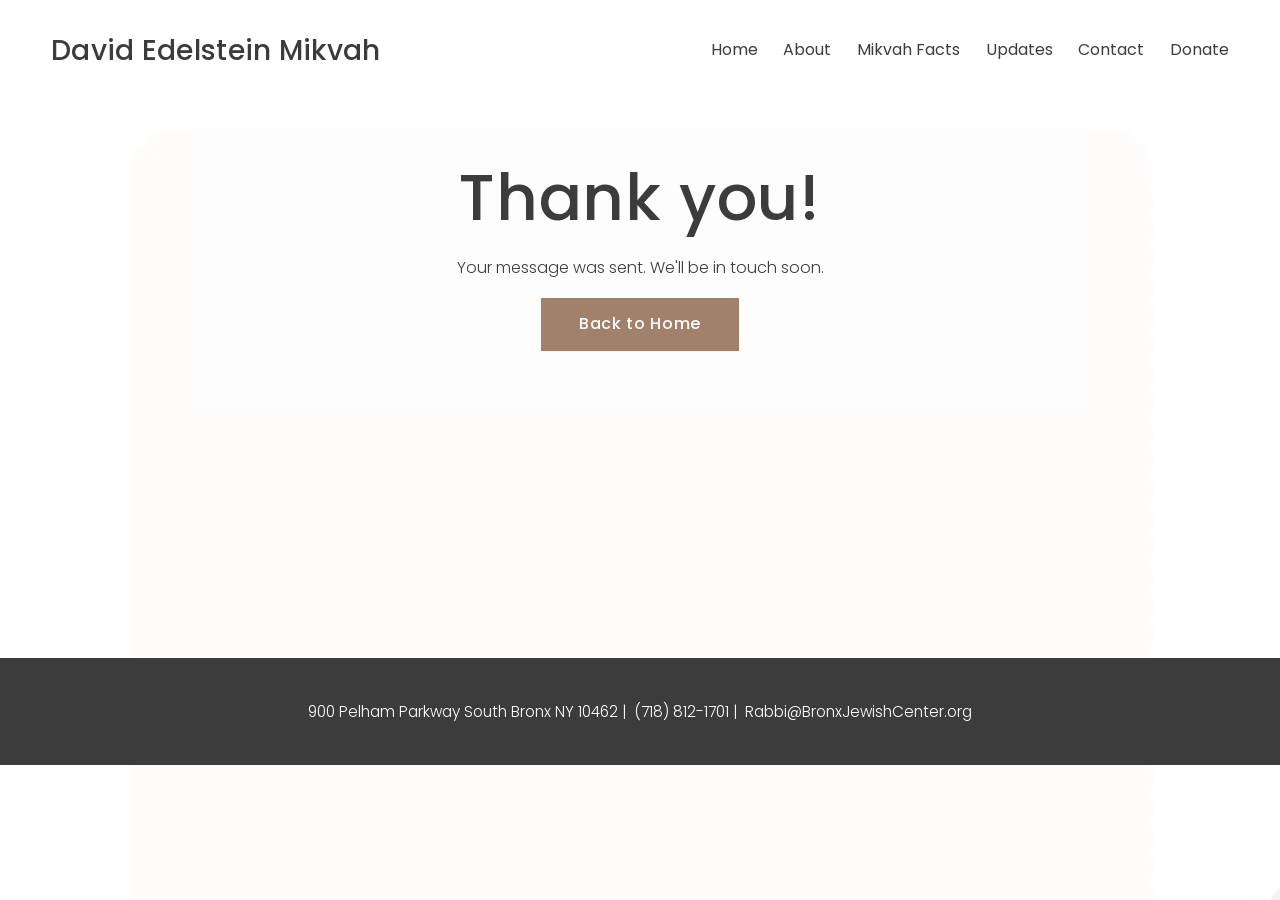
<file: thanks/index.html>
<!doctype html>
<html lang="en">
<head>
<meta charset="utf-8">
<meta name="viewport" content="width=device-width, initial-scale=1">
<title>Thank you — David Edelstein Mikvah</title>
<meta name="description" content="The David Edelstein Mikvah, a project of the Bronx Jewish Center — a spiritual oasis for mind, body, and soul.">
<meta property="og:title" content="Thank you — David Edelstein Mikvah">
<meta property="og:image" content="/img/og-image.jpg">
<link rel="icon" href="/img/favicon.png">
<link rel="stylesheet" href="/styles.css">
<script src="/script.js" defer></script>
</head>
<body class=" bg-pages">
<a class="skip" href="#main">Skip to Content</a>
<header class="site-header">
  <a class="site-title" href="/">David Edelstein Mikvah</a>
  <button class="menu-toggle" aria-expanded="false" aria-controls="site-nav" aria-label="Open Menu"><span></span><span></span></button>
  <nav id="site-nav" class="site-nav" aria-label="Main"><a href="/">Home</a><a href="/what-we-do">About</a><a href="/new-page-1">Mikvah Facts</a><a href="/read-me">Updates</a><a href="/contact">Contact</a><a href="/donate">Donate</a></nav>
</header>
<main id="main">
<section class="panel text center"><h1>Thank you!</h1><p>Your message was sent. We'll be in touch soon.</p><p><a class="btn" href="/">Back to Home</a></p></section>
</main>
<footer class="site-footer">
  <p>900 Pelham Parkway South Bronx NY 10462 | &nbsp;<a href="tel:+17188121701">(718) 812-1701</a> | &nbsp;<a href="mailto:rabbi@bronxjewishcenter.org">Rabbi@BronxJewishCenter.org</a></p>
</footer>
</body>
</html>
</file>
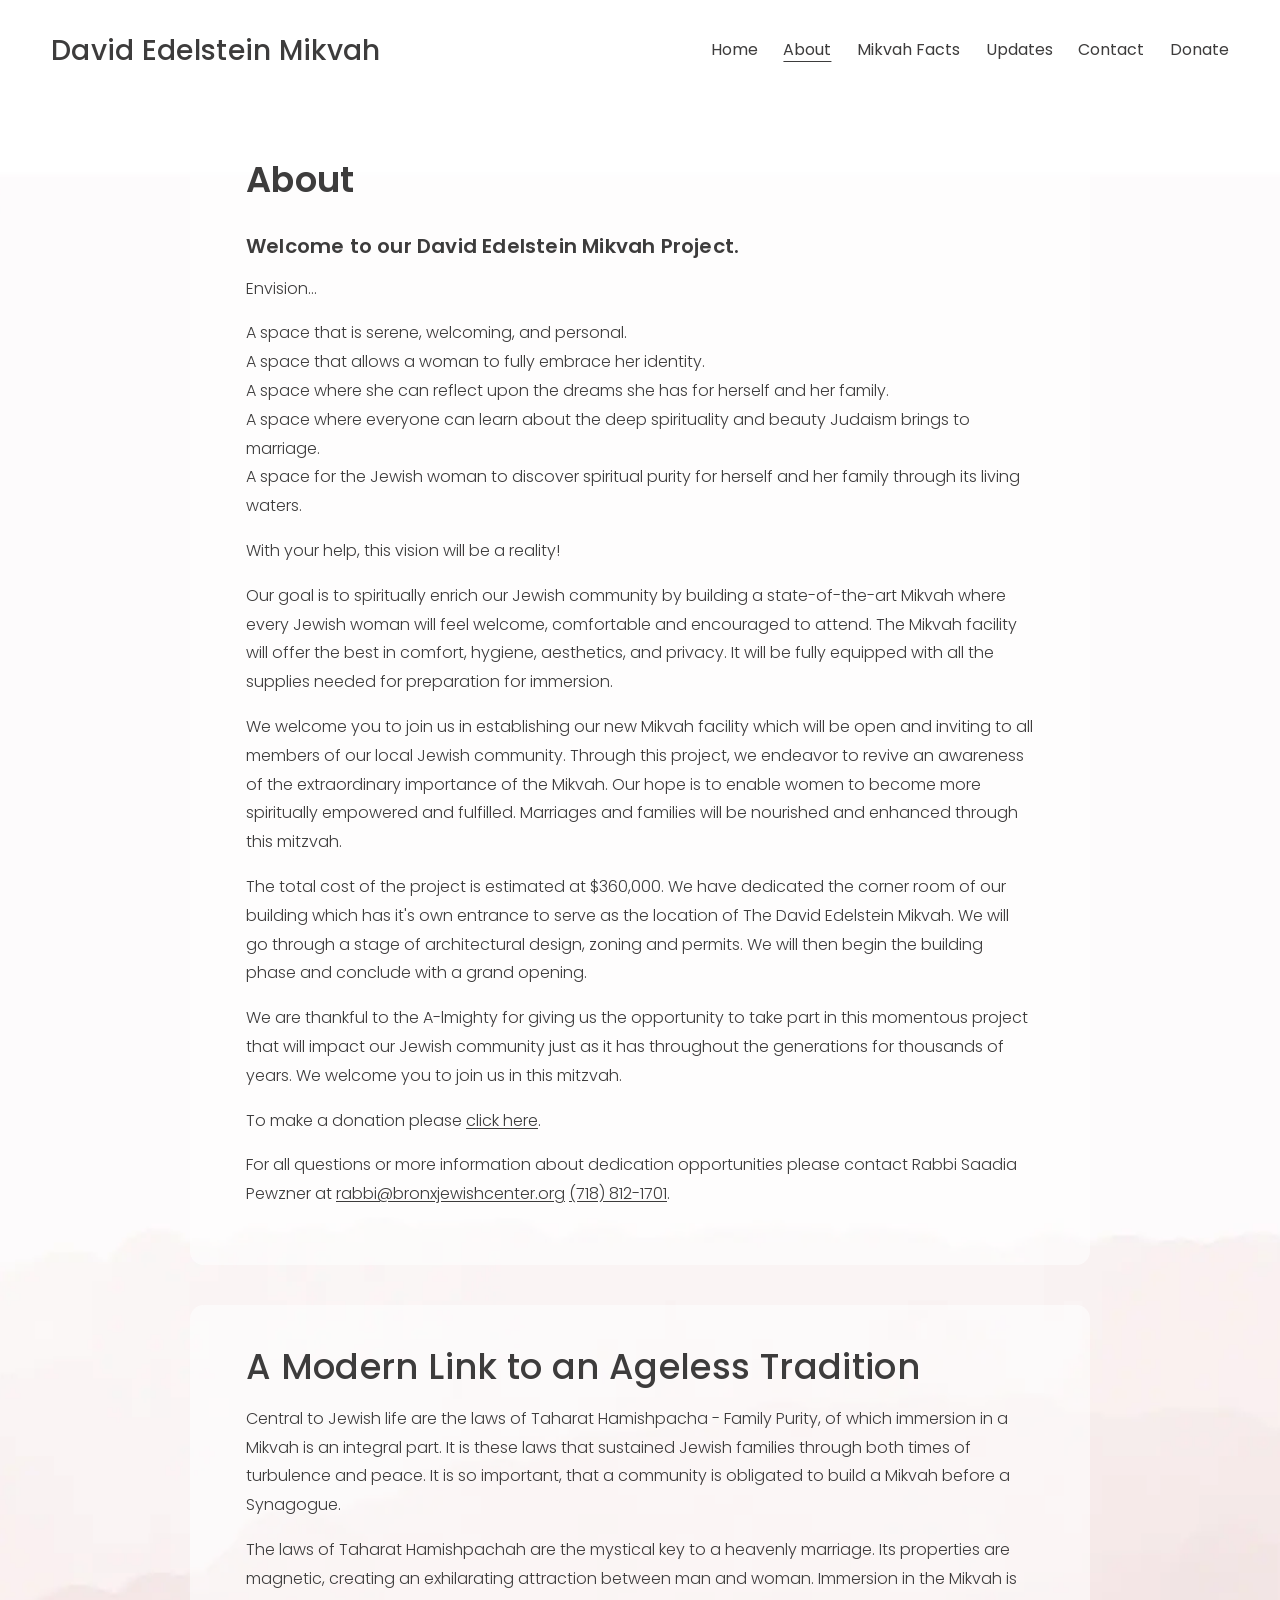
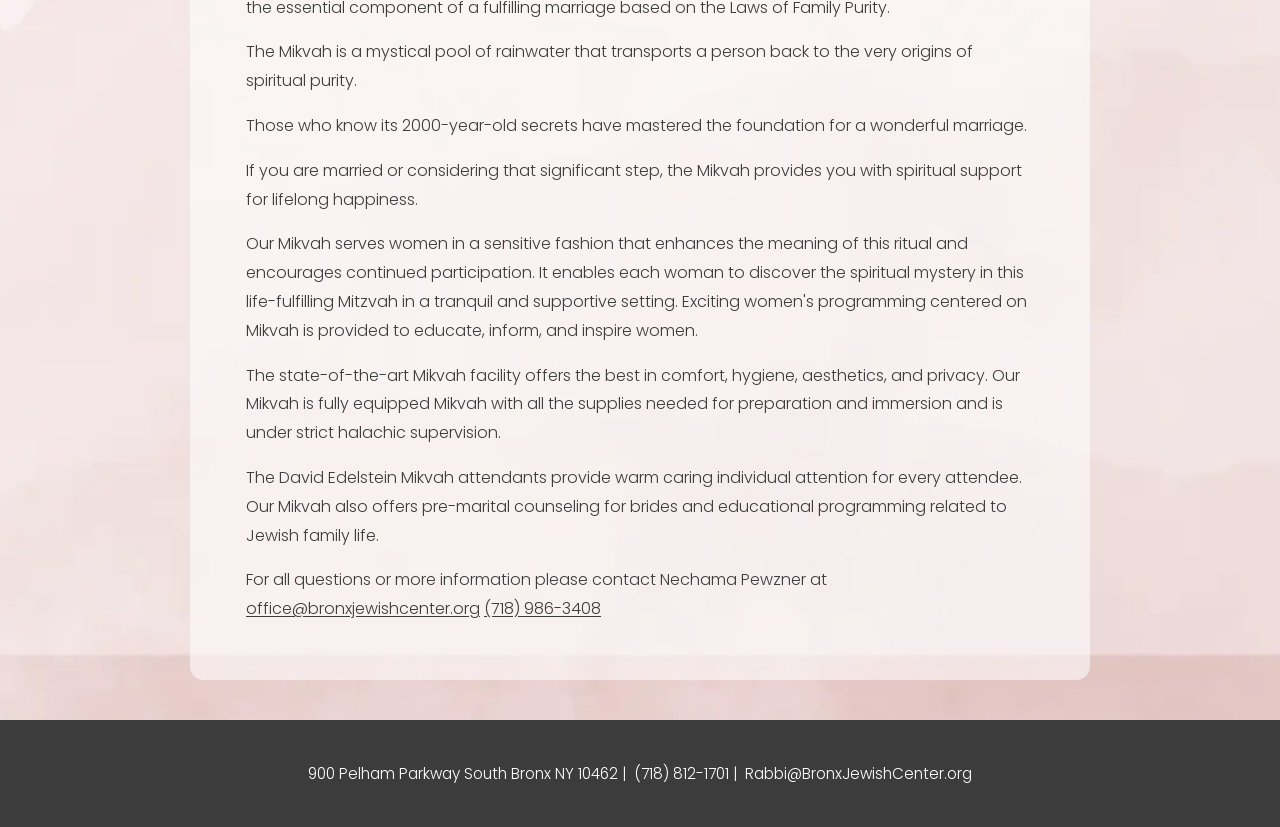
<file: what-we-do/index.html>
<!doctype html>
<html lang="en">
<head>
<meta charset="utf-8">
<meta name="viewport" content="width=device-width, initial-scale=1">
<title>About — David Edelstein Mikvah</title>
<meta name="description" content="The David Edelstein Mikvah, a project of the Bronx Jewish Center — a spiritual oasis for mind, body, and soul.">
<meta property="og:title" content="About — David Edelstein Mikvah">
<meta property="og:image" content="/img/og-image.jpg">
<link rel="icon" href="/img/favicon.png">
<link rel="stylesheet" href="/styles.css">
<script src="/script.js" defer></script>
</head>
<body class=" bg-home">
<a class="skip" href="#main">Skip to Content</a>
<header class="site-header">
  <a class="site-title" href="/">David Edelstein Mikvah</a>
  <button class="menu-toggle" aria-expanded="false" aria-controls="site-nav" aria-label="Open Menu"><span></span><span></span></button>
  <nav id="site-nav" class="site-nav" aria-label="Main"><a href="/">Home</a><a href="/what-we-do" aria-current="page">About</a><a href="/new-page-1">Mikvah Facts</a><a href="/read-me">Updates</a><a href="/contact">Contact</a><a href="/donate">Donate</a></nav>
</header>
<main id="main">
<section class="panel text">
<h3><strong>About</strong></h3>
<h4><strong>Welcome to our David Edelstein Mikvah Project.</strong></h4>
<p>Envision…</p>
<p>A space that is serene, welcoming, and personal.<br>A space that allows a woman to fully embrace her identity.<br>A space where she can reflect upon the dreams she has for herself and her family.<br>A space where everyone can learn about the deep spirituality and beauty Judaism brings to marriage.<br>A space for the Jewish woman to discover spiritual purity for herself and her family through its living waters.</p>
<p>With your help, this vision will be a reality!</p>
<p>Our goal is to spiritually enrich our Jewish community by building a state-of-the-art Mikvah where every Jewish woman will feel welcome, comfortable and encouraged to attend. The Mikvah facility will offer the best in comfort, hygiene, aesthetics, and privacy. It will be fully equipped with all the supplies needed for preparation for immersion.</p>
<p>We welcome you to join us in establishing our new Mikvah facility which will be open and inviting to all members of our local Jewish community. Through this project, we endeavor to revive an awareness of the extraordinary importance of the Mikvah. Our hope is to enable women to become more spiritually empowered and fulfilled. Marriages and families will be nourished and enhanced through this mitzvah.</p>
<p>The total cost of the project is estimated at $360,000. We have dedicated the corner room of our building which has it's own entrance to serve as the location of The David Edelstein Mikvah. We will go through a stage of architectural design, zoning and permits. We will then begin the building phase and conclude with a grand opening.</p>
<p>We are thankful to the A-lmighty for giving us the opportunity to take part in this momentous project that will impact our Jewish community just as it has throughout the generations for thousands of years. We welcome you to join us in this mitzvah.</p>
<p>To make a donation please <a href="https://givebutter.com/DavidEdelsteinMikvah" target="_blank" rel="noopener">click here</a>.</p>
<p>For all questions or more information about dedication opportunities please contact Rabbi Saadia Pewzner at <a href="mailto:rabbi@bronxjewishcenter.org">rabbi@bronxjewishcenter.org</a> <a href="tel:+17188121701">(718) 812-1701</a>.</p>
</section>
<section class="panel text">
<h3>A Modern Link to an Ageless Tradition</h3>
<p>Central to Jewish life are the laws of Taharat Hamishpacha - Family Purity, of which immersion in a Mikvah is an integral part. It is these laws that sustained Jewish families through both times of turbulence and peace. It is so important, that a community is obligated to build a Mikvah before a Synagogue.</p>
<p>The laws of Taharat Hamishpachah are the mystical key to a heavenly marriage. Its properties are magnetic, creating an exhilarating attraction between man and woman. Immersion in the Mikvah is the essential component of a fulfilling marriage based on the Laws of Family Purity.</p>
<p>The Mikvah is a mystical pool of rainwater that transports a person back to the very origins of spiritual purity.</p>
<p>Those who know its 2000-year-old secrets have mastered the foundation for a wonderful marriage.</p>
<p>If you are married or considering that significant step, the Mikvah provides you with spiritual support for lifelong happiness.</p>
<p>Our Mikvah serves women in a sensitive fashion that enhances the meaning of this ritual and encourages continued participation. It enables each woman to discover the spiritual mystery in this life-fulfilling Mitzvah in a tranquil and supportive setting. Exciting women's programming centered on Mikvah is provided to educate, inform, and inspire women.</p>
<p>The state-of-the-art Mikvah facility offers the best in comfort, hygiene, aesthetics, and privacy. Our Mikvah is fully equipped Mikvah with all the supplies needed for preparation and immersion and is under strict halachic supervision.</p>
<p>The David Edelstein Mikvah attendants provide warm caring individual attention for every attendee. Our Mikvah also offers pre-marital counseling for brides and educational programming related to Jewish family life.</p>
<p>For all questions or more information please contact Nechama Pewzner at <a href="mailto:office@bronxjewishcenter.org">office@bronxjewishcenter.org</a> <a href="tel:+17189863408">(718) 986-3408</a></p>
</section>
</main>
<footer class="site-footer">
  <p>900 Pelham Parkway South Bronx NY 10462 | &nbsp;<a href="tel:+17188121701">(718) 812-1701</a> | &nbsp;<a href="mailto:rabbi@bronxjewishcenter.org">Rabbi@BronxJewishCenter.org</a></p>
</footer>
</body>
</html>
</file>
<file: styles.css>
@font-face{font-family:'Poppins';font-style:italic;font-weight:300;font-display:swap;src:url('/fonts/poppins-300i-latin-ext.woff2') format('woff2');unicode-range:U+0100-02BA, U+02BD-02C5, U+02C7-02CC, U+02CE-02D7, U+02DD-02FF, U+0304, U+0308, U+0329, U+1D00-1DBF, U+1E00-1E9F, U+1EF2-1EFF, U+2020, U+20A0-20AB, U+20AD-20C4, U+2113, U+2C60-2C7F, U+A720-A7FF}
@font-face{font-family:'Poppins';font-style:italic;font-weight:300;font-display:swap;src:url('/fonts/poppins-300i-latin.woff2') format('woff2');unicode-range:U+0000-00FF, U+0131, U+0152-0153, U+02BB-02BC, U+02C6, U+02DA, U+02DC, U+0304, U+0308, U+0329, U+2000-206F, U+20AC, U+2122, U+2191, U+2193, U+2212, U+2215, U+FEFF, U+FFFD}
@font-face{font-family:'Poppins';font-style:normal;font-weight:300;font-display:swap;src:url('/fonts/poppins-300-latin-ext.woff2') format('woff2');unicode-range:U+0100-02BA, U+02BD-02C5, U+02C7-02CC, U+02CE-02D7, U+02DD-02FF, U+0304, U+0308, U+0329, U+1D00-1DBF, U+1E00-1E9F, U+1EF2-1EFF, U+2020, U+20A0-20AB, U+20AD-20C4, U+2113, U+2C60-2C7F, U+A720-A7FF}
@font-face{font-family:'Poppins';font-style:normal;font-weight:300;font-display:swap;src:url('/fonts/poppins-300-latin.woff2') format('woff2');unicode-range:U+0000-00FF, U+0131, U+0152-0153, U+02BB-02BC, U+02C6, U+02DA, U+02DC, U+0304, U+0308, U+0329, U+2000-206F, U+20AC, U+2122, U+2191, U+2193, U+2212, U+2215, U+FEFF, U+FFFD}
@font-face{font-family:'Poppins';font-style:normal;font-weight:400;font-display:swap;src:url('/fonts/poppins-400-latin-ext.woff2') format('woff2');unicode-range:U+0100-02BA, U+02BD-02C5, U+02C7-02CC, U+02CE-02D7, U+02DD-02FF, U+0304, U+0308, U+0329, U+1D00-1DBF, U+1E00-1E9F, U+1EF2-1EFF, U+2020, U+20A0-20AB, U+20AD-20C4, U+2113, U+2C60-2C7F, U+A720-A7FF}
@font-face{font-family:'Poppins';font-style:normal;font-weight:400;font-display:swap;src:url('/fonts/poppins-400-latin.woff2') format('woff2');unicode-range:U+0000-00FF, U+0131, U+0152-0153, U+02BB-02BC, U+02C6, U+02DA, U+02DC, U+0304, U+0308, U+0329, U+2000-206F, U+20AC, U+2122, U+2191, U+2193, U+2212, U+2215, U+FEFF, U+FFFD}
@font-face{font-family:'Poppins';font-style:normal;font-weight:500;font-display:swap;src:url('/fonts/poppins-500-latin-ext.woff2') format('woff2');unicode-range:U+0100-02BA, U+02BD-02C5, U+02C7-02CC, U+02CE-02D7, U+02DD-02FF, U+0304, U+0308, U+0329, U+1D00-1DBF, U+1E00-1E9F, U+1EF2-1EFF, U+2020, U+20A0-20AB, U+20AD-20C4, U+2113, U+2C60-2C7F, U+A720-A7FF}
@font-face{font-family:'Poppins';font-style:normal;font-weight:500;font-display:swap;src:url('/fonts/poppins-500-latin.woff2') format('woff2');unicode-range:U+0000-00FF, U+0131, U+0152-0153, U+02BB-02BC, U+02C6, U+02DA, U+02DC, U+0304, U+0308, U+0329, U+2000-206F, U+20AC, U+2122, U+2191, U+2193, U+2212, U+2215, U+FEFF, U+FFFD}
@font-face{font-family:'Poppins';font-style:normal;font-weight:600;font-display:swap;src:url('/fonts/poppins-600-latin-ext.woff2') format('woff2');unicode-range:U+0100-02BA, U+02BD-02C5, U+02C7-02CC, U+02CE-02D7, U+02DD-02FF, U+0304, U+0308, U+0329, U+1D00-1DBF, U+1E00-1E9F, U+1EF2-1EFF, U+2020, U+20A0-20AB, U+20AD-20C4, U+2113, U+2C60-2C7F, U+A720-A7FF}
@font-face{font-family:'Poppins';font-style:normal;font-weight:600;font-display:swap;src:url('/fonts/poppins-600-latin.woff2') format('woff2');unicode-range:U+0000-00FF, U+0131, U+0152-0153, U+02BB-02BC, U+02C6, U+02DA, U+02DC, U+0304, U+0308, U+0329, U+2000-206F, U+20AC, U+2122, U+2191, U+2193, U+2212, U+2215, U+FEFF, U+FFFD}
@font-face{font-family:'Poppins';font-style:normal;font-weight:700;font-display:swap;src:url('/fonts/poppins-700-latin-ext.woff2') format('woff2');unicode-range:U+0100-02BA, U+02BD-02C5, U+02C7-02CC, U+02CE-02D7, U+02DD-02FF, U+0304, U+0308, U+0329, U+1D00-1DBF, U+1E00-1E9F, U+1EF2-1EFF, U+2020, U+20A0-20AB, U+20AD-20C4, U+2113, U+2C60-2C7F, U+A720-A7FF}
@font-face{font-family:'Poppins';font-style:normal;font-weight:700;font-display:swap;src:url('/fonts/poppins-700-latin.woff2') format('woff2');unicode-range:U+0000-00FF, U+0131, U+0152-0153, U+02BB-02BC, U+02C6, U+02DA, U+02DC, U+0304, U+0308, U+0329, U+2000-206F, U+20AC, U+2122, U+2191, U+2193, U+2212, U+2215, U+FEFF, U+FFFD}

:root{--accent:#a2816b;--accent-deep:#7a5f4d;--dark:#3d3c3c;--light:#eeeeed;--card:rgba(163,130,108,.42);--max:1200px}
*,*::before,*::after{box-sizing:border-box}
html{-webkit-text-size-adjust:100%}
body{margin:0;font-family:'Poppins','Helvetica Neue',Helvetica,Arial,sans-serif;font-weight:300;color:var(--dark);background:var(--light);line-height:1.8;font-size:1rem}
img,video{max-width:100%;display:block}
a{color:var(--dark);text-decoration:underline;text-underline-offset:2px}
a:hover{color:var(--accent-deep)}
:focus-visible{outline:3px solid var(--accent-deep);outline-offset:3px}
.skip{position:absolute;left:-999px;top:0;background:#fff;padding:.5rem 1rem;z-index:20}
.skip:focus{left:1rem;top:1rem}
h1,h2,h3,h4{font-weight:500;line-height:1.25;margin:0 0 1rem;letter-spacing:.01em}
h1{font-size:clamp(2.2rem,5vw,4rem)} h2{font-size:clamp(1.8rem,3.5vw,2.8rem)} h3{font-size:clamp(1.5rem,2.8vw,2.2rem)} h4{font-size:1.25rem;margin-top:2rem}
p{margin:0 0 1rem}
strong{font-weight:600}
.site-header{display:flex;align-items:center;justify-content:space-between;gap:1.5rem;padding:1.6rem 4vw;position:relative;z-index:5}
.site-title{font-weight:500;font-size:1.75rem;color:#111;text-decoration:none;color:var(--dark);letter-spacing:.01em}
.site-nav{display:flex;gap:1.6rem;flex-wrap:wrap}
.site-nav a{text-decoration:none;font-weight:400;font-size:1rem}
.site-nav a[aria-current=page]{text-decoration:underline;text-underline-offset:6px}
.menu-toggle{display:none;background:none;border:0;padding:.6rem;cursor:pointer;width:44px;height:44px}
.menu-toggle span{display:block;height:2px;background:var(--dark);margin:7px 4px;transition:transform .2s}
body{background-color:#fff;background-size:cover;background-position:center top;background-repeat:no-repeat}
main{min-height:60vh}
body.bg-home{background-image:url(/img/bg-home.webp)}
body.bg-pages{background-image:url(/img/bg-pages.webp)}
body.home main{min-height:calc(100vh - 230px);display:flex;align-items:center;justify-content:center}
.hero{max-width:900px;margin:0 auto;text-align:center;padding:6vh 6vw}
.hero h1{font-size:clamp(2.6rem,5vw,3.4rem);line-height:1.6;color:#111;letter-spacing:.01em}
.hero .lead{font-size:1.15rem;color:#222;max-width:700px;margin:1.5rem auto 2rem}
.buttons{display:flex;gap:4.5rem;justify-content:center;flex-wrap:wrap}
.btn{display:inline-block;background:var(--accent);color:#fff;text-decoration:none;font-weight:500;padding:1rem 2.4rem;border-radius:0;letter-spacing:.04em;border:0;font-family:inherit;font-size:1rem;cursor:pointer;line-height:1.3;text-align:center}
.btn:hover{background:var(--accent-deep);color:#fff}
.panel{max-width:900px;margin:0 auto;padding:3rem 6vw 4rem}
.panel.text{background:rgba(255,255,255,.55);border-radius:14px;margin:1rem auto 2.5rem;padding:2.5rem clamp(1.2rem,5vw,3.5rem)}
.panel.text p{font-size:1rem}
.center{text-align:center}
.accent{color:var(--accent-deep)}
/* donate */
.donate{max-width:1000px}
.donate h2{margin-bottom:.4rem}
.cards{display:grid;grid-template-columns:repeat(4,1fr);gap:48px 30px;margin-top:2.5rem}
.card{background:var(--card);min-height:173px;padding:1.1rem;display:flex;flex-direction:column;justify-content:flex-start;grid-row:var(--r);grid-column:var(--c)}
.card p{margin:0 0 .3rem;line-height:1.5}
.card .small{font-size:.85rem;margin-top:.4rem}
.btn-donate{grid-row:4;grid-column:2 / span 2;align-self:start;padding:1.2rem 1rem;font-size:1.05rem}
/* updates */
.title-band{text-align:center;padding:3rem 6vw 1.5rem}
.white{max-width:1100px;margin:0 auto;padding:0 4vw 4rem}
.video-wrap{background:#000;margin-bottom:3rem}
.video-wrap video{width:100%;aspect-ratio:1974/1080;background:#000}
.slideshow{position:relative;background:#000}
.slides{list-style:none;margin:0;padding:0;position:relative;aspect-ratio:3/2;overflow:hidden}
.slide{position:absolute;inset:0;opacity:0;transition:opacity .4s;display:flex;align-items:center;justify-content:center}
.slide.is-active{opacity:1;z-index:1}
.slide img{width:100%;height:100%;object-fit:contain}
.ss-prev,.ss-next{position:absolute;top:50%;transform:translateY(-50%);z-index:3;background:rgba(255,255,255,.85);border:0;width:48px;height:48px;border-radius:50%;font-size:2rem;line-height:1;cursor:pointer;color:var(--dark)}
.ss-prev{left:12px}.ss-next{right:12px}
.ss-count{position:absolute;bottom:8px;right:14px;margin:0;z-index:3;color:#fff;font-size:.85rem;text-shadow:0 1px 3px #000}
/* form */
.form{margin-top:2rem;display:grid;gap:1.1rem}
.form fieldset{border:0;padding:0;margin:0}
.form legend{font-weight:400;margin-bottom:.4rem}
.form .row{display:grid;grid-template-columns:1fr 1fr;gap:1rem}
.form label{display:grid;gap:.35rem;font-weight:400;font-size:.95rem}
.form .req{font-weight:300;font-size:.85rem;opacity:.8}
.form input,.form textarea{font:inherit;font-weight:300;padding:.8rem;border:1px solid #a9a9a9;background:#fafafa;border-radius:2px;width:100%;color:var(--dark)}
.form .btn{justify-self:start}
.hp{position:absolute;left:-5000px}
.site-footer{padding:2.5rem 6vw;text-align:center;font-size:.95rem;background:var(--dark);color:#fff}
.site-footer a{color:#fff;text-decoration:none}.site-footer a:hover{text-decoration:underline;color:#fff}
.site-footer p{margin:0}
@media (max-width:800px){
  .site-header{padding:1.2rem 6vw}
  .site-title{font-size:1.3rem}
  .menu-toggle{display:block}
  .buttons{gap:1rem}
  .hero{padding:5vh 5vw}
  .hero h1{font-size:2.05rem;line-height:1.5}
  .site-nav{display:none;position:absolute;top:100%;left:0;right:0;flex-direction:column;gap:0;background:#fff;padding:1rem 6vw 2rem;box-shadow:0 8px 16px rgba(0,0,0,.08)}
  .site-nav.open{display:flex}
  .site-nav a{font-size:1.4rem;padding:.6rem 0}
  .menu-toggle[aria-expanded=true] span:first-child{transform:translateY(4.5px) rotate(45deg)}
  .menu-toggle[aria-expanded=true] span:last-child{transform:translateY(-4.5px) rotate(-45deg)}
  .cards{grid-template-columns:1fr;gap:24px}
  .card,.btn-donate{grid-row:auto;grid-column:auto}
  .card{min-height:150px;justify-content:center;padding:1.2rem 1.4rem}
  .form .row{grid-template-columns:1fr}
  .ss-prev,.ss-next{width:40px;height:40px;font-size:1.6rem}
}
</file>
